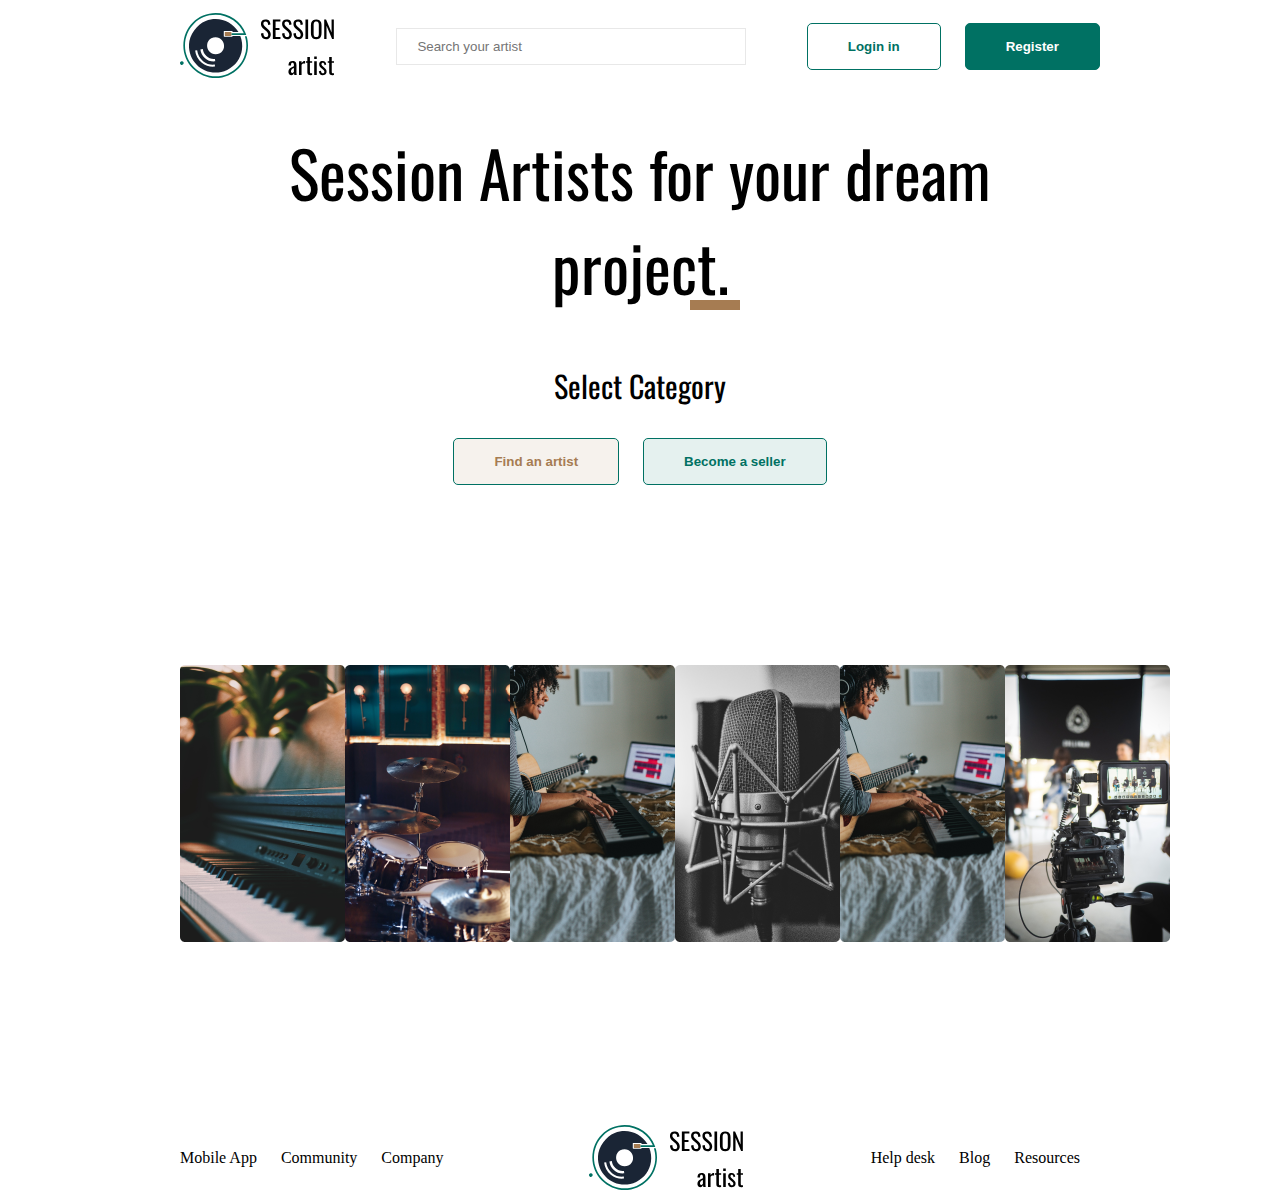
<file: index.html>
<!DOCTYPE html>
<html lang="en">

<head>
    <meta charset="UTF-8">
    <meta http-equiv="X-UA-Compatible" content="IE=edge">
    <meta name="viewport" content="width=device-width, initial-scale=1.0">
    <title>Document</title>
    <link rel="stylesheet" href="style.css">
</head>

<body>

    <div class="rond"></div>
    <nav>
        <img src="logo.svg" alt="">
        <input type="search" placeholder="Search your artist">
        <div class="container-buttons">
            <button class="btn vide">Login in</button>
            <button class="btn remplie">Register</button>
        </div>
    </nav>

    <section class="main">
        <h1>Session Artists for your dream project.</h1>
        <p>Select Category</p>

        <div>
            <button class="btn secondary">Find an artist</button>
            <button class="btn primary">Become a seller</button>
        </div>
    </section>

    <section class="cards">
        <img src="imgs/Rectangle 18.png" alt="">
        <img src="imgs/Rectangle 19.png" alt="">
        <img src="imgs/Rectangle 22.png" alt="">
        <img src="imgs/Rectangle 20.png" alt="">
        <img src="imgs/Rectangle 22.png" alt="">
        <img src="imgs/Rectangle 21.png" alt="">
    </section>

    <footer>
        <div>
            <a href="">Mobile App</a>
            <a href="">Community</a>
            <a href="">Company</a>
        </div>
        <img src="logo.svg" alt="">
        <div>
            <a href="">Help desk</a>
            <a href="">Blog</a>
            <a href="">Resources</a>
        </div>
    </footer>

</body>

</html>
</file>
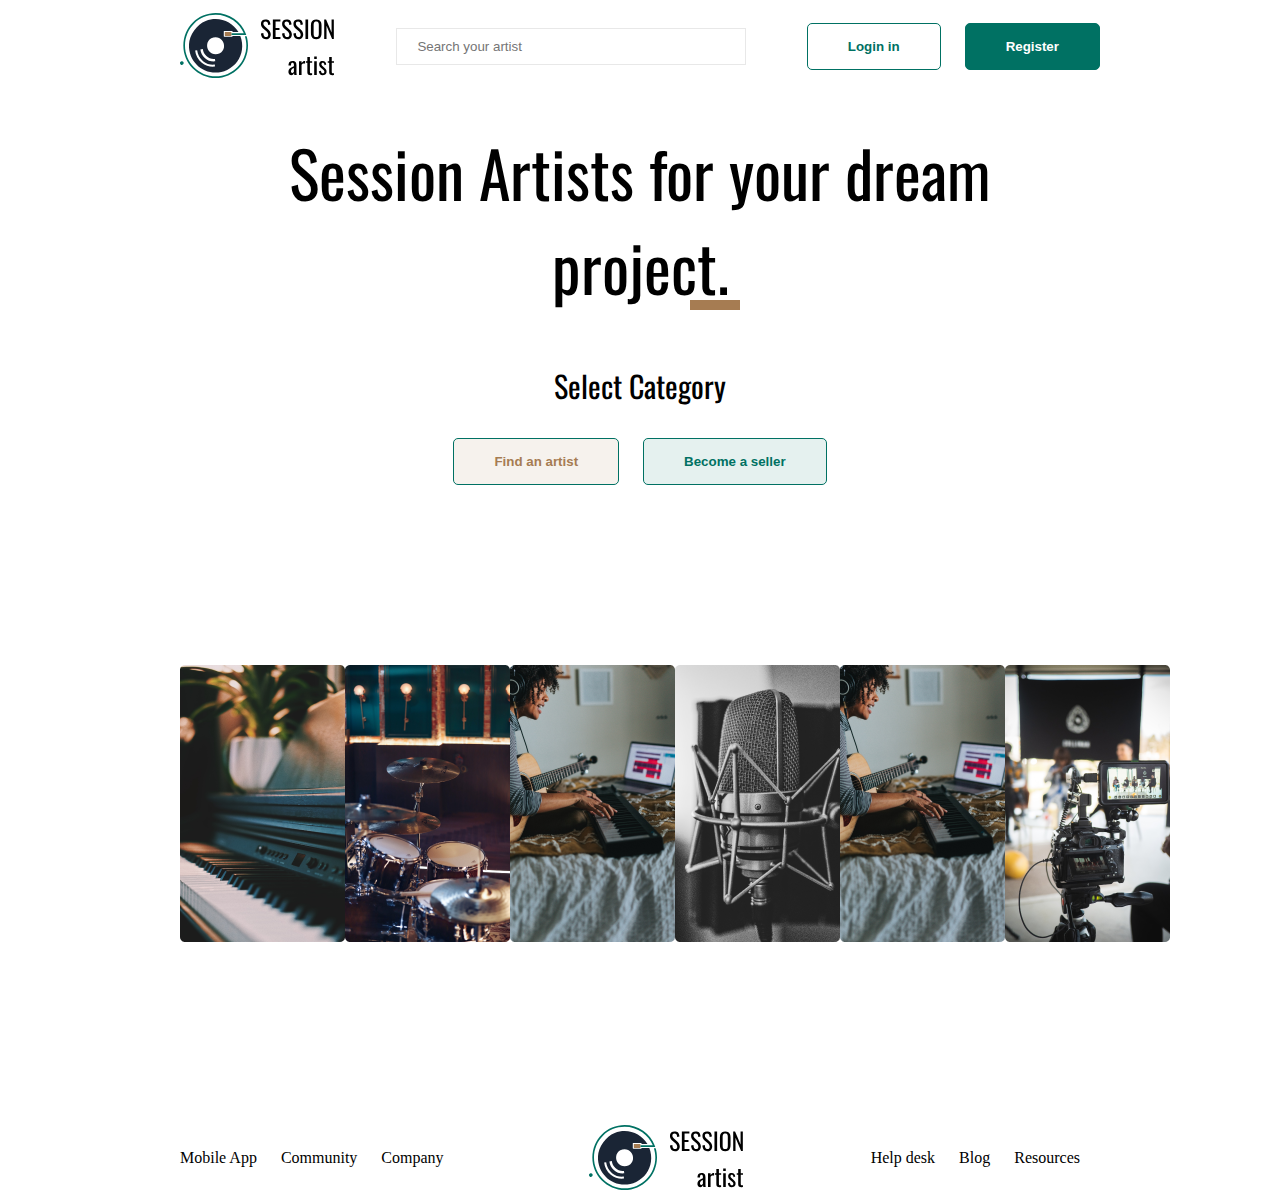
<file: session-artist/index.html>
<!DOCTYPE html>
<html lang="en">

<head>
    <meta charset="UTF-8">
    <meta http-equiv="X-UA-Compatible" content="IE=edge">
    <meta name="viewport" content="width=device-width, initial-scale=1.0">
    <title>Document</title>
    <link rel="stylesheet" href="style.css">
</head>

<body>

    <div class="rond"></div>
    <nav>
        <img src="logo.svg" alt="">
        <input type="search" placeholder="Search your artist">
        <div class="container-buttons">
            <button class="btn vide">Login in</button>
            <button class="btn remplie">Register</button>
        </div>
    </nav>

    <section class="main">
        <h1>Session Artists for your dream project.</h1>
        <p>Select Category</p>

        <div>
            <button class="btn secondary">Find an artist</button>
            <button class="btn primary">Become a seller</button>
        </div>
    </section>

    <section class="cards">
        <img src="imgs/Rectangle 18.png" alt="">
        <img src="imgs/Rectangle 19.png" alt="">
        <img src="imgs/Rectangle 22.png" alt="">
        <img src="imgs/Rectangle 20.png" alt="">
        <img src="imgs/Rectangle 22.png" alt="">
        <img src="imgs/Rectangle 21.png" alt="">
    </section>

    <footer>
        <div>
            <a href="">Mobile App</a>
            <a href="">Community</a>
            <a href="">Company</a>
        </div>
        <img src="logo.svg" alt="">
        <div>
            <a href="">Help desk</a>
            <a href="">Blog</a>
            <a href="">Resources</a>
        </div>
    </footer>

</body>

</html>
</file>
<file: style.css>
@import url("https://fonts.googleapis.com/css2?family=Inter:wght@100;200;300;400;500;600;700;800;900&display=swap");

@import url("https://fonts.googleapis.com/css2?family=Oswald:wght@200;300;400;500;600;700&display=swap");
body {
  margin: 0;
  padding: 10px 20vh;
}

nav {
  display: flex;
  justify-content: space-between;
  align-items: center;
  top: 0;
}

nav input {
  padding: 10px 20px;
  width: 350px;
  border: 1px solid #e8e8e8;
}

.btn {
  border: 1px solid #007163;
  border-radius: 5px;
  padding: 15px 40px;
  font-weight: bolder;
  transition: all 0.4s;
}
.remplie {
  margin-left: 20px;
  background-color: #007163;
  color: #fff;
}
.remplie:hover {
  background-color: #014d44;
}
.vide {
  background: none;
  color: #007163;
}
.vide:hover {
  background-color: rgb(204, 252, 212);
}

.main {
  display: flex;
  flex-direction: column;
  justify-content: center;
  align-items: center;
  text-align: center;
  font-family: "Oswald", sans-serif;
}

.main h1 {
  font-size: 64px;
  width: 800px;
  margin-bottom: 20px;
  font-weight: 400;
  z-index: 1;
}

.main p {
  font-size: 30px;
}

.primary {
  background: rgba(0, 113, 99, 0.1);
  color: #007163;
  margin-left: 20px;
}
.primary:hover {
  background: rgba(0, 113, 100, 0.205);
}

.secondary {
  background: rgba(166, 124, 82, 0.1);
  color: #a67c52;
}
.secondary:hover {
  background: rgba(166, 124, 82, 0.356);
}

.cards {
  margin-top: 20vh;
  display: grid;
  grid-template-columns: repeat(6, 1fr);
}

footer {
  margin-top: 20vh;
  display: flex;
  justify-content: space-between;
  align-items: center;
}
footer a {
  text-decoration: none;
  color: inherit;
  margin-right: 20px;
}

.rond {
  background-color: #a67c52;
  width: 50px;
  height: 10px;
  position: absolute;
  top: 300px;
  left: 690px;
}
</file>
<file: session-artist/style.css>
@import url("https://fonts.googleapis.com/css2?family=Inter:wght@100;200;300;400;500;600;700;800;900&display=swap");

@import url("https://fonts.googleapis.com/css2?family=Oswald:wght@200;300;400;500;600;700&display=swap");
body {
  margin: 0;
  padding: 10px 20vh;
}

nav {
  display: flex;
  justify-content: space-between;
  align-items: center;
  top: 0;
}

nav input {
  padding: 10px 20px;
  width: 350px;
  border: 1px solid #e8e8e8;
}

.btn {
  border: 1px solid #007163;
  border-radius: 5px;
  padding: 15px 40px;
  font-weight: bolder;
  transition: all 0.4s;
}
.remplie {
  margin-left: 20px;
  background-color: #007163;
  color: #fff;
}
.remplie:hover {
  background-color: #014d44;
}
.vide {
  background: none;
  color: #007163;
}
.vide:hover {
  background-color: rgb(204, 252, 212);
}

.main {
  display: flex;
  flex-direction: column;
  justify-content: center;
  align-items: center;
  text-align: center;
  font-family: "Oswald", sans-serif;
}

.main h1 {
  font-size: 64px;
  width: 800px;
  margin-bottom: 20px;
  font-weight: 400;
  z-index: 1;
}

.main p {
  font-size: 30px;
}

.primary {
  background: rgba(0, 113, 99, 0.1);
  color: #007163;
  margin-left: 20px;
}
.primary:hover {
  background: rgba(0, 113, 100, 0.205);
}

.secondary {
  background: rgba(166, 124, 82, 0.1);
  color: #a67c52;
}
.secondary:hover {
  background: rgba(166, 124, 82, 0.356);
}

.cards {
  margin-top: 20vh;
  display: grid;
  grid-template-columns: repeat(6, 1fr);
}

footer {
  margin-top: 20vh;
  display: flex;
  justify-content: space-between;
  align-items: center;
}
footer a {
  text-decoration: none;
  color: inherit;
  margin-right: 20px;
}

.rond {
  background-color: #a67c52;
  width: 50px;
  height: 10px;
  position: absolute;
  top: 300px;
  left: 690px;
}
</file>
